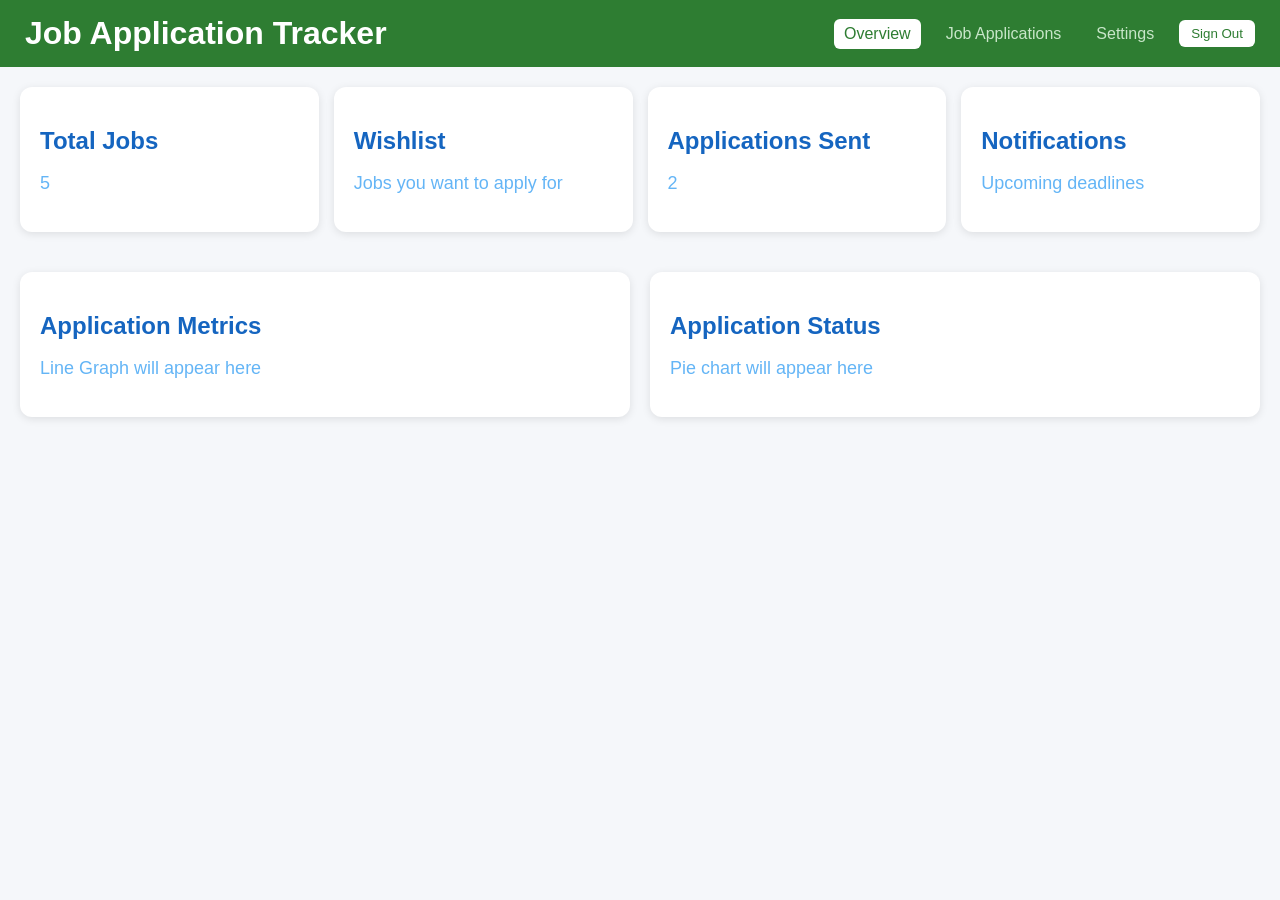
<file: index.html>
<!DOCTYPE html>
<html>
<head>
	<title> Job Tracker  </title>
	<link rel="stylesheet" href="css/style.css">
</head>
<body>

    <header class="navbar">

        <div class="nav-left">
            <h1>Job Application Tracker</h1>
        </div>

        <div class="nav-right">
            <a href="index.html" class="active">Overview</a>
            <a href="applications.html">Job Applications</a>
            <a href="settings.html">Settings</a>
            <button>Sign Out</button>
        </div>

    </header>
<!--This sections shows the summary of the app, like total jobs, wishlist, applications sent, notifications -->
<section class="summary-section">
	<div class="container summary-container">
		
		<div class="card">
			<h2>Total Jobs </h2>
			<p>5</p>
		</div>
		
		<div class="card">
			<h2>Wishlist </h2>
			<p>Jobs you want to apply for</p>
		</div>
		
		<div class="card">
			<h2>Applications Sent </h2>
			<p>2</p>
		</div>
		
		<div class="card">
			<h2>Notifications </h2>
			<p>Upcoming deadlines</p>
		</div>
	
	</div>
</section>
<!-- This sections will show the job applications in terms of the graphs(line graphs and pie chart -->
<section class="analytics-section">
	<div class="container analytics-container">
	
		<div class="card">
			<h2>Application Metrics </h2>
			<p>Line Graph will appear here </p>
		</div>
		
		<div class="card">
			<h2>Application Status </h2>
			<p>Pie chart will appear here </p>
		</div>
	</div>
</section>

</body>

</html>
</file>
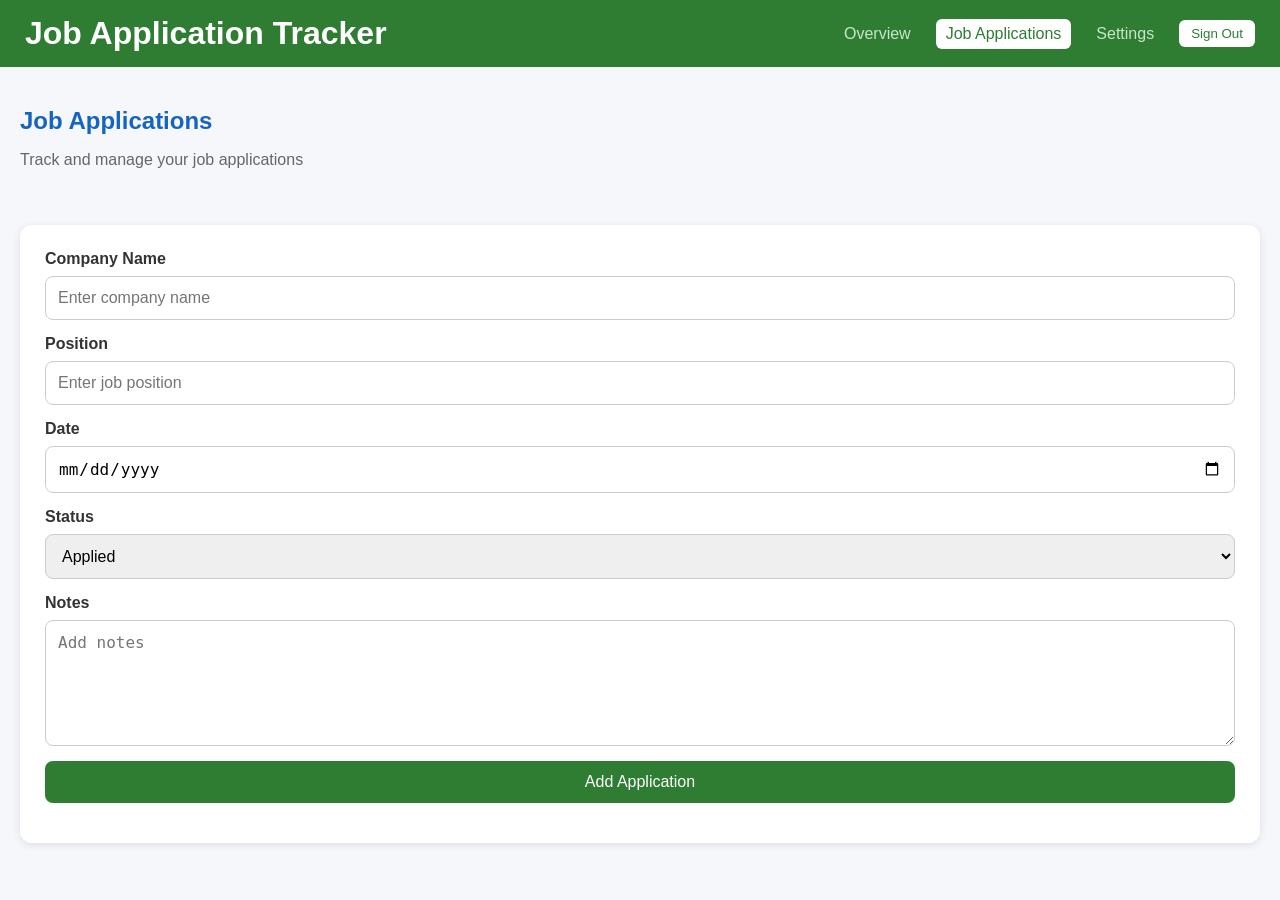
<file: applications.html>
<!DOCTYPE html>
<html>
<head>
	<title> Job Tracker  </title>
	<link rel="stylesheet" href="css/style.css">
</head>
<body>

    <header class="navbar">

        <div class="nav-left">
            <h1>Job Application Tracker</h1>
        </div>

        <div class="nav-right">
            <a href="index.html">Overview</a>
            <a href="applications.html" class="active">Job Applications</a>
            <a href="settings.html">Settings</a>
            <button>Sign Out</button>
        </div>

    </header>
	<section class="page-header">
		<h1>Job Applications</h1>
		<p>Track and manage your job applications</p>
	</section>
	<section class="form-section">
		<div class="form-container">
		<form>
						<div class="input-group">
				
							<label>Company Name </label>
							<input type="text" name="company" placeholder="Enter company name">
						</div>
				
						<div class="input-group">
							<label>Position </label>
								<input type="text" name="position" placeholder="Enter job position">
						</div>
				
						<div class="input-group">
							<label>Date</label>
							<input type="date" name="date">
						</div>
						
						<div class="input-group">
							<label>Status</label>
							<select name="status">
								<option>Applied</option>
								<option>Under Review</option>
								<option>Interview</option>
								<option>Rejected</option>
								<option>Offer</option>						
							</select>
						</div>
						<div class="input-group">
							<label>Notes</label>
							<textarea name="notes" placeholder="Add notes"></textarea>
						</div>
						<div class="input-group">
						<button type="submit">Add Application</button>
						</div>
			
		</form>
		</div>
	</section>
</body>
</html>
</file>
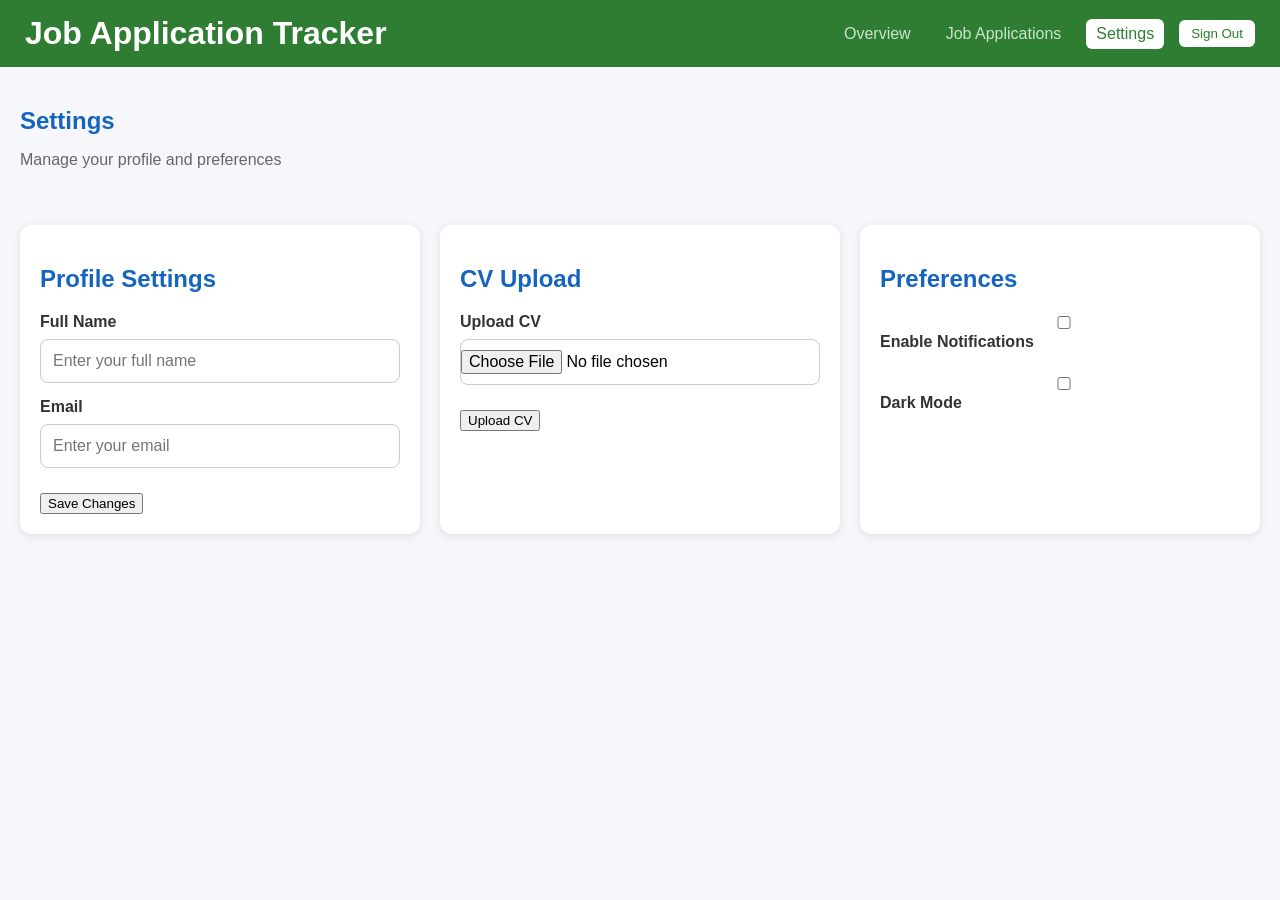
<file: settings.html>
<!DOCTYPE html>
<html>
<head>
	<title> Job Tracker  </title>
	<link rel="stylesheet" href="css/style.css">
</head>
<body>

    <header class="navbar">

        <div class="nav-left">
            <h1>Job Application Tracker</h1>
        </div>

        <div class="nav-right">
            <a href="index.html">Overview</a>
            <a href="applications.html">Job Applications</a>
            <a href="settings.html"class="active">Settings</a>
            <button>Sign Out</button>
        </div>

    </header>
	
	<section class="page-header">
	
		<h1>Settings</h1>
		<p> Manage your profile and preferences</p>
	</section>
	
	<section class="settings-section">

    <div class="container settings-container">

        <!-- PROFILE SETTINGS CARD -->
        <div class="card">

            <h2>Profile Settings</h2>

            <div class="input-group">
                <label>Full Name</label>
                <input type="text" placeholder="Enter your full name">
            </div>

            <div class="input-group">
                <label>Email</label>
                <input type="email" placeholder="Enter your email">
            </div>

            <button type="submit">Save Changes</button>

        </div>

        <!-- CV UPLOAD CARD -->
        <div class="card">

            <h2>CV Upload</h2>

            <div class="input-group">
                <label>Upload CV</label>
                <input type="file">
            </div>

            <button type="submit">Upload CV</button>

        </div>

        <!-- PREFERENCES CARD -->
        <div class="card">

            <h2>Preferences</h2>

            <div class="input-group">
                <label>
                    <input type="checkbox">
                    Enable Notifications
                </label>
            </div>

            <div class="input-group">
                <label>
                    <input type="checkbox">
                    Dark Mode
                </label>
            </div>

        </div>

    </div>

</section>
</body>
</html>
</file>
<file: css/style.css>
/*LETS PAINT OUR NAV BAR*/
body{
	margin:0;
	font-family: Arial, sans-serif;
    background-color: #f5f7fa;
}

.navbar {
	display:flex;
	justify-content: space-between;
	align-items: center;
	background-color: #2e7d32; /*Green*/
	padding: 15px 25px;
}
.nav-left h1{
	color:white;
	margin:0;
}

.nav-right{
	display:flex;
	gap: 15px;
	align-items:center;
}

.nav-right a {
	color: #c8e6c9; /* light green-ish text */
	text-decoration:none;
	padding: 6px 10px;
	border-radius: 6px;
}
.nav-right a.active{
	background-color:white;
	color: #2e7d32;
}

.nav-right button{
	background-color: white;
	color: #2e7d32;
	border: none;
	padding: 6px 12px;
	border-radius: 6px;
	cursor: pointer;
}
/*PAINT SUMMARY CARDS*/

.summary-section .container {
	display:flex;
	justify-content: space-between;
	gap: 15px;
	padding: 20px;
}
.card {
	background-color: white;
	padding: 20px;
	border-radius: 12px;
	flex:1;
	box-shadow:0 2px 8px rgba(0,0,0,0.1);
}

.card h2 {
	color: #1565c0;
	margin-bottom: 10px;
}

.card p{
	color: #64b5f6;
	font-size: 18px;
}
/*Analytics section*/
.analytics-section .container {
	display: flex;
	gap: 20px;
	padding: 20px;
}
.page-header {
	padding: 20px;
}

.page-header h1{
	color:#1565c0;
	margin-bottom: 5px;
}

.page-header p {
	color: #666;
}

.form-section {
	padding: 20px;
}

.form-container {
	background-color: white;
	padding: 25px;
	border-radius: 12px;
	box-shadow: 0 2px 8px rgba(0,0,0,0.1);
	
}

.form{
	display:flex;
	flex-direction:column;
	gap: 20px;
}

.input-group {
	display: flex;
	flex-direction: column;
	
}
.input-group label {
    margin-bottom: 8px;
    font-weight: bold;
    color: #333;
}
.input-group input,
.input-group select,
.input-group textarea {
    padding: 12px;
    border: 1px solid #ccc;
    border-radius: 8px;
    font-size: 16px;
}
.input-group textarea {
    min-height: 100px;
    resize: vertical;
}
.input-group button {
    background-color: #2e7d32;
    color: white;
    border: none;
    padding: 12px;
    border-radius: 8px;
    font-size: 16px;
    cursor: pointer;
}
.input-group button:hover {
    background-color: #256428;
}
.settings-section {
    padding: 20px;
}
.settings-container {
    display: flex;
    gap: 20px;
    flex-wrap: wrap;
}
.settings-container .card {
    flex: 1;
    min-width: 300px;
}
.settings-container .card h2 {
    color: #1565c0;
    margin-bottom: 20px;
}
.input-group {
    margin-bottom: 15px;
}
.input-group input {
    width: 100%;
    box-sizing: border-box;
}
input[type="file"] {
    padding: 10px 0;
}
.settings-container button {
    margin-top: 10px;
}
input[type="checkbox"] {
    margin-right: 8px;
}
</file>
